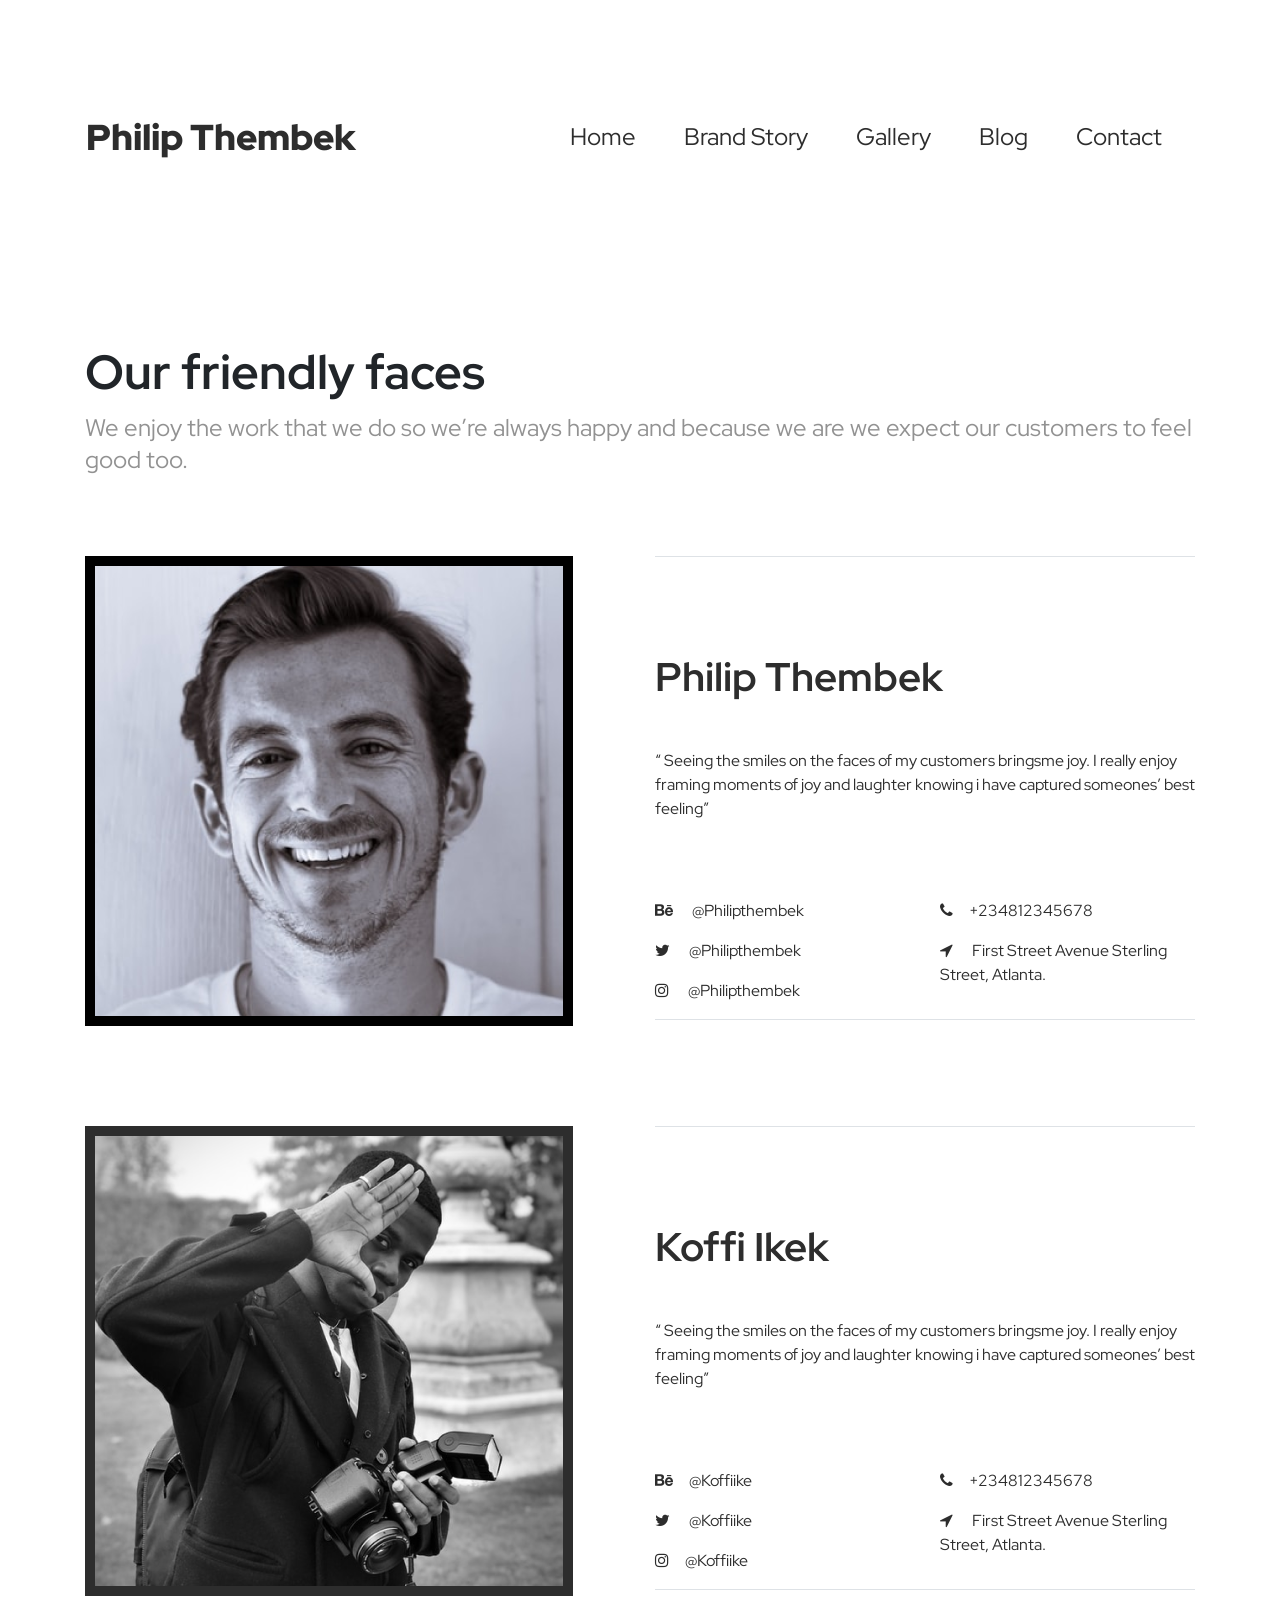
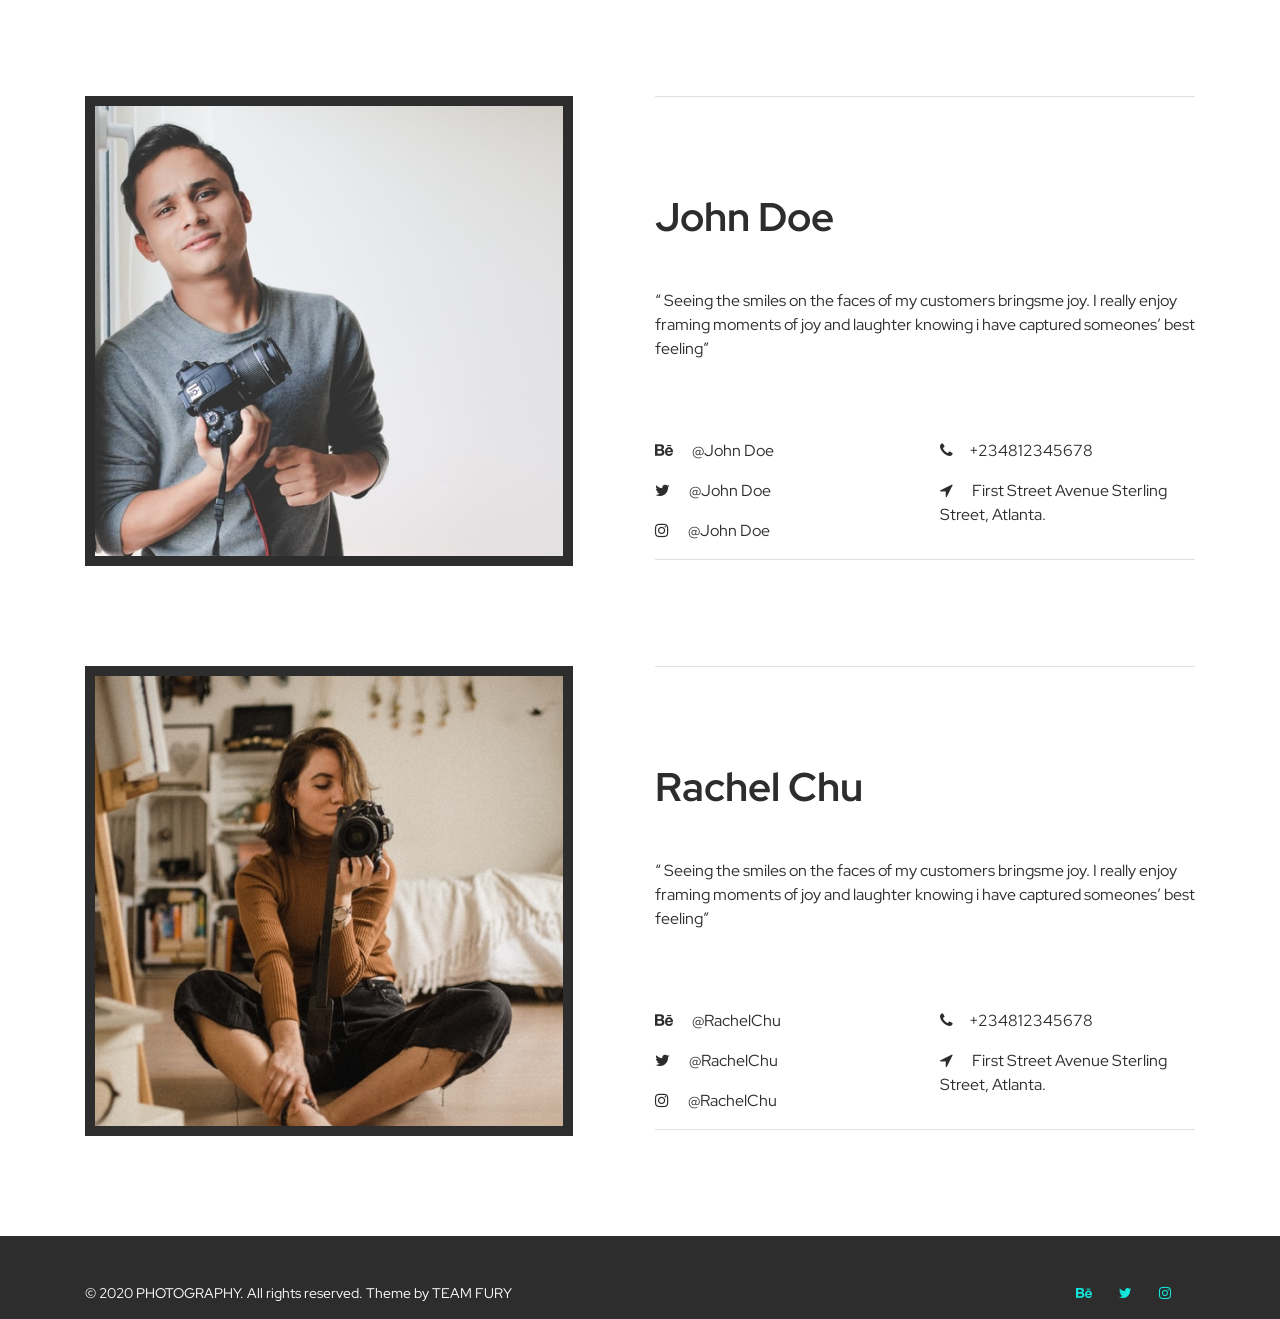
<file: contactUs.html>
<!doctype html>
<html lang="en">
  <head>
    <title>Drug Detailing Page</title>
    <!-- Required meta tags -->
    <meta charset="utf-8">
    <meta name="viewport" content="width=device-width, initial-scale=1, shrink-to-fit=no">

    <!-- Icon Link -->
    <link href="https://stackpath.bootstrapcdn.com/font-awesome/4.7.0/css/font-awesome.min.css" rel="stylesheet">
    <!-- Bootstrap CSS -->
    <link rel="stylesheet" href="https://stackpath.bootstrapcdn.com/bootstrap/4.3.1/css/bootstrap.min.css" integrity="sha384-ggOyR0iXCbMQv3Xipma34MD+dH/1fQ784/j6cY/iJTQUOhcWr7x9JvoRxT2MZw1T" crossorigin="anonymous">
    <link rel="stylesheet" href="/Css/contactUs.css">
  </head>
  <body>
      <header class=" pb-5 mb-5">
          <!-- Nav Section -->
          <nav class="navbar navbar-expand-md container">
              <a class="navbar-brand" href="#">Philip Thembek</a>
              <button class="navbar-toggler d-lg-none" type="button" data-toggle="collapse" data-target="#collapseDrug" aria-controls="collapseDrug"
                  aria-expanded="false" aria-label="Toggle navigation">
                  <span class="navbar-toggler-icon"><i class="fa fa-bars"></i></span>
              </button>
              <div class="collapse navbar-collapse" id="collapseDrug">
                  <ul class="nav ml-auto header-nav  mt-lg-0">
                      <li class="nav-item  mr-3 active">
                          <a class="nav-link" href="#">Home </a>
                      </li>
                      <li class="nav-item  mr-3">
                          <a class="nav-link" href="#">Brand Story</a>
                      </li>
                      <li class="nav-item  mr-3">
                        <a class="nav-link" href="#">Gallery</a>
                      </li>
                      <li class="nav-item  mr-3">
                        <a class="nav-link" href="#">Blog</a>
                      </li>
                      <li class="nav-item  mr-3">
                        <a class="nav-link" href="#">Contact</a>
                      </li>
                  </ul>
              </div>
          </nav>
      </header>

      <main >
        <!-- Description -->
        <section id="desc">
          <div class="container">
            <h1>Our friendly faces</h1>
            <p>We enjoy the work that we do so we’re always happy and because we are we expect our customers to feel good
              too.</p>
          </div>
        </section>
        <!--End of  Description -->

        <!-- Bio -->
        <!-- First Bio -->
        <section class="bio">
          <div class="container">
            <div class="row">
              <div class="col-lg-6  col-md-12 col-sm-12">
                <img src="/Images/i1.png" alt="Man Smiling">
              </div>
              <div class="col-lg-6 col-md-12 col-sm-12">
                <div class="border-top border-bottom">
                  <h1 class="mt-5 pt-5 mb-5">Philip Thembek</h1>
                  <p class="mt-5 mb-5" >“ Seeing the smiles on the faces of my customers bringsme joy. I really enjoy framing moments of joy and laughter
                    knowing i have captured someones’ best feeling”</p>
                    <div class="row contact-details">
                      <div class="col-lg-6 col-md-6 col-sm-12">
                        <p><a href="#"><i class="fa fa-behance mr-3"></i> @Philipthembek</a></p>
                        <p><a href="#"><i class="fa fa-twitter mr-3"></i> @Philipthembek</a></p>
                        <p><a href="#"><i class="fa fa-instagram mr-3"></i> @Philipthembek</a></p>
                      </div>
                      <div class="col-lg-6 col-md-6 col-sm-12">
                        <p><a href="#"><i class="fa fa-phone mr-3"></i>+234812345678</a></p>
                        <p><a href="#"><i class="fa fa-location-arrow mr-3"></i> First Street Avenue Sterling Street, Atlanta.</a></p>
                      </div>
                    </div>
                </div>
              </div>
            </div>
          </div>
        </section>
        <!--End of First Bio-->

        <!-- Second Bio -->
        <section class="bio">
          <div class="container">
            <div class="row">
              <div class="col-lg-6  col-md-12 col-sm-12">
                <img src="/Images/i3.png" alt="Man Smiling">
              </div>
              <div class="col-lg-6 col-md-12 col-sm-12">
                <div class="border-top border-bottom">
                  <h1 class="mt-5 pt-5 mb-5">Koffi Ikek</h1>
                  <p class="mt-5 mb-5" >“ Seeing the smiles on the faces of my customers bringsme joy. I really enjoy framing moments of joy and laughter
                    knowing i have captured someones’ best feeling”</p>
                    <div class="row contact-details">
                      <div class="col-lg-6 col-md-6 col-sm-12">
                        <p><a href="#"><i class="fa fa-behance mr-3"></i>@Koffiike</a></p>
                        <p><a href="#"><i class="fa fa-twitter mr-3"></i> @Koffiike</a></p>
                        <p><a href="#"><i class="fa fa-instagram mr-3"></i>@Koffiike</a></p>
                      </div>
                      <div class="col-lg-6 col-md-6 col-sm-12">
                        <p><a href="#"><i class="fa fa-phone mr-3"></i>+234812345678</a></p>
                        <p><a href="#"><i class="fa fa-location-arrow mr-3"></i> First Street Avenue Sterling Street, Atlanta.</a></p>
                      </div>
                    </div>
                </div>
              </div>
            </div>
          </div>
        </section>
        <!--End of Second Bio-->

        <!-- Third Bio -->
        <section class="bio">
          <div class="container">
            <div class="row">
              <div class="col-lg-6  col-md-12 col-sm-12">
                <img src="/Images/i4.png" alt="Man Smiling">
              </div>
              <div class="col-lg-6 col-md-12 col-sm-12">
                <div class="border-top border-bottom">
                  <h1 class="mt-5 pt-5 mb-5">John Doe</h1>
                  <p class="mt-5 mb-5" >“ Seeing the smiles on the faces of my customers bringsme joy. I really enjoy framing moments of joy and laughter
                    knowing i have captured someones’ best feeling”</p>
                    <div class="row contact-details">
                      <div class="col-lg-6 col-md-6 col-sm-12">
                        <p><a href="#"><i class="fa fa-behance mr-3"></i> @John Doe</a></p>
                        <p><a href="#"><i class="fa fa-twitter mr-3"></i> @John Doe</a></p>
                        <p><a href="#"><i class="fa fa-instagram mr-3"></i> @John Doe</a></p>
                      </div>
                      <div class="col-lg-6 col-md-6 col-sm-12">
                        <p><a href="#"><i class="fa fa-phone mr-3"></i>+234812345678</a></p>
                        <p><a href="#"><i class="fa fa-location-arrow mr-3"></i> First Street Avenue Sterling Street, Atlanta.</a></p>
                      </div>
                    </div>
                </div>
              </div>
            </div>
          </div>
        </section>
        <!--End of Third Bio-->

        <!-- Fourth Bio-->
        <section class="bio">
          <div class="container">
            <div class="row">
              <div class="col-lg-6  col-md-12 col-sm-12">
                <img src="/Images/i2.png" alt="Man Smiling">
              </div>
              <div class="col-lg-6 col-md-12 col-sm-12">
                <div class="border-top border-bottom">
                  <h1 class="mt-5 pt-5 mb-5">Rachel Chu</h1>
                  <p class="mt-5 mb-5" >“ Seeing the smiles on the faces of my customers bringsme joy. I really enjoy framing moments of joy and laughter
                    knowing i have captured someones’ best feeling”</p>
                    <div class="row contact-details">
                      <div class="col-lg-6 col-md-6 col-sm-12">
                        <p><a href="#"><i class="fa fa-behance mr-3"></i> @RachelChu</a></p>
                        <p><a href="#"><i class="fa fa-twitter mr-3"></i> @RachelChu</a></p>
                        <p><a href="#"><i class="fa fa-instagram mr-3"></i> @RachelChu</a></p>
                      </div>
                      <div class="col-lg-6 col-md-6 col-sm-12">
                        <p><a href="#"><i class="fa fa-phone mr-3"></i>+234812345678</a></p>
                        <p><a href="#"><i class="fa fa-location-arrow mr-3"></i> First Street Avenue Sterling Street, Atlanta.</a></p>
                      </div>
                    </div>
                </div>
              </div>
            </div>
          </div>
        </section>
        <!--End of Fourth Bio-->
      </main>
        <!--End of main  -->

      <!-- Footer -->
      <footer id="footer">
          <div class="container">
            <div class="row">
                <div class="col-lg-8 col-md-8 bottom-footer-info col-sm-12 pt-5">
                  <p>© 2020 PHOTOGRAPHY. All rights reserved. Theme by TEAM FURY</p>
                </div>
                <div class="col-lg-4 col-md-4 col-sm-12 bottom-footer-nav text-right pt-5">
                  <p><a href="#"><i class="fa fa-behance mr-4"></i></a> <a href="#"><i class="fa fa-twitter mr-4"></i></a> <a href="#"><i class="fa fa-instagram mr-4"></i></a>
                </div>
            </div>
          </div>
          
      </footer>
    <!-- Optional JavaScript -->
    <script src="/Js/index.js"></script>
    <!-- jQuery first, then Popper.js, then Bootstrap JS -->
    <script src="https://code.jquery.com/jquery-3.3.1.slim.min.js" integrity="sha384-q8i/X+965DzO0rT7abK41JStQIAqVgRVzpbzo5smXKp4YfRvH+8abtTE1Pi6jizo" crossorigin="anonymous"></script>
    <script src="https://cdnjs.cloudflare.com/ajax/libs/popper.js/1.14.7/umd/popper.min.js" integrity="sha384-UO2eT0CpHqdSJQ6hJty5KVphtPhzWj9WO1clHTMGa3JDZwrnQq4sF86dIHNDz0W1" crossorigin="anonymous"></script>
    <script src="https://stackpath.bootstrapcdn.com/bootstrap/4.3.1/js/bootstrap.min.js" integrity="sha384-JjSmVgyd0p3pXB1rRibZUAYoIIy6OrQ6VrjIEaFf/nJGzIxFDsf4x0xIM+B07jRM" crossorigin="anonymous"></script>
  </body>
</html>
</file>
<file: Css/contactUs.css>
@import url('https://fonts.googleapis.com/css2?family=Red+Hat+Display&display=swap');
*{
    margin: 0;
    padding: 0;
    box-sizing: border-box;
}
body{
    background: #ffffff;
    width: 100%;
    height: 100%;
    font-family: 'Red Hat Display', sans-serif !important;
}
header{
    background: #ffffff;
    
}
.navbar-brand{
    font-weight: 900 !important;
    font-size: 36px !important;
    line-height: 48px !important;
    color: #2D2D2D !important;
}
nav{
    background: #ffffff !important;
    margin-top: 100px !important;
    margin-bottom: 70px;
   
}
a{
    text-decoration: none !important;
}
nav li a{
    font-size: 24px !important;
    line-height: 32px !important;
    color: #2D2D2D !important;
}
/* Description */
#desc{
    margin-bottom: 80px;
} 
#desc h1{
    font-weight: bold;
    font-size: 48px;
    line-height: 64px;
}
#desc p{
    font-size: 24px;
    line-height: 32px;
    color: #929292;
}
/* Bio */
.bio{
    margin-bottom: 100px;
}
.bio h1{
    font-weight: bold;
}
.bio a{
    color: #2D2D2D !important;
}
.bio .border-top,
.bio .border-bottom{
    color: #2D2D2D !important;
}
.bio .contact-details{
    padding-top: 30px !important;
}

/* Footer */
#footer{
    background: #2D2D2D;
    font-size: 14px;
    line-height: 19px;
    color: #ffffff;
}
#footer a{
    color: #0FE7DA !important;
}
@media screen and (max-width:1024px){
    .bio img{
        width: 92% !important;
        margin-top: 50px;
    }
}
@media screen and (max-width:892px){
    #collapseDrug ul{
        margin-left: none !important;
    }
    nav{
        width: 100%;
    }
    #drug-description img{
        width: 100%;
    }
    nav li a{
        font-weight: bold !important;
        font-size: 10px !important;
    }
    .form-group a,
    .form-group input{
        width: 100% !important;
        margin-top: 10px !important;
    }
    .form-group{
        display: block !important;
    }
    #latestNews .form-group{
        margin-top: 10px !important;
        padding-bottom: 10px !important;
    }
    #latestNews{
        height: 630px;
    }
}
@media screen and (max-width:768px){
    nav{
        width: 100%;
    }
    .navbar-brand{
        font-size: 32px !important;
    }
    nav{
        margin-top: 100px !important;
        margin-bottom: 30px;
        margin: none !important;
       
    }
    nav li{
        margin-right: 2px !important;
    }
    nav li a{
        font-weight: bold !important;
        font-size: 15px !important;
        line-height: 12px !important;
    }
    #desc{
        text-align: center !important;
    }
   .bio{
       text-align: center !important;
   }
}
@media screen and (max-width:767px){
    nav .header-nav{
        display: block !important;
        text-align: center;
    }
    nav li{
        margin-bottom: 15px;
    }
    nav li a{
        font-weight: bold !important;
        font-size: 20px !important;
        line-height: 12px !important;
    }

}
@media screen and (max-width:426px){
    nav{
        margin-top: 50px !important;
        margin-bottom: 30px !important;
    }
    footer{
        text-align: center;
    }
    footer .bottom-footer-nav{
        text-align: center !important;
    }
}
</file>
